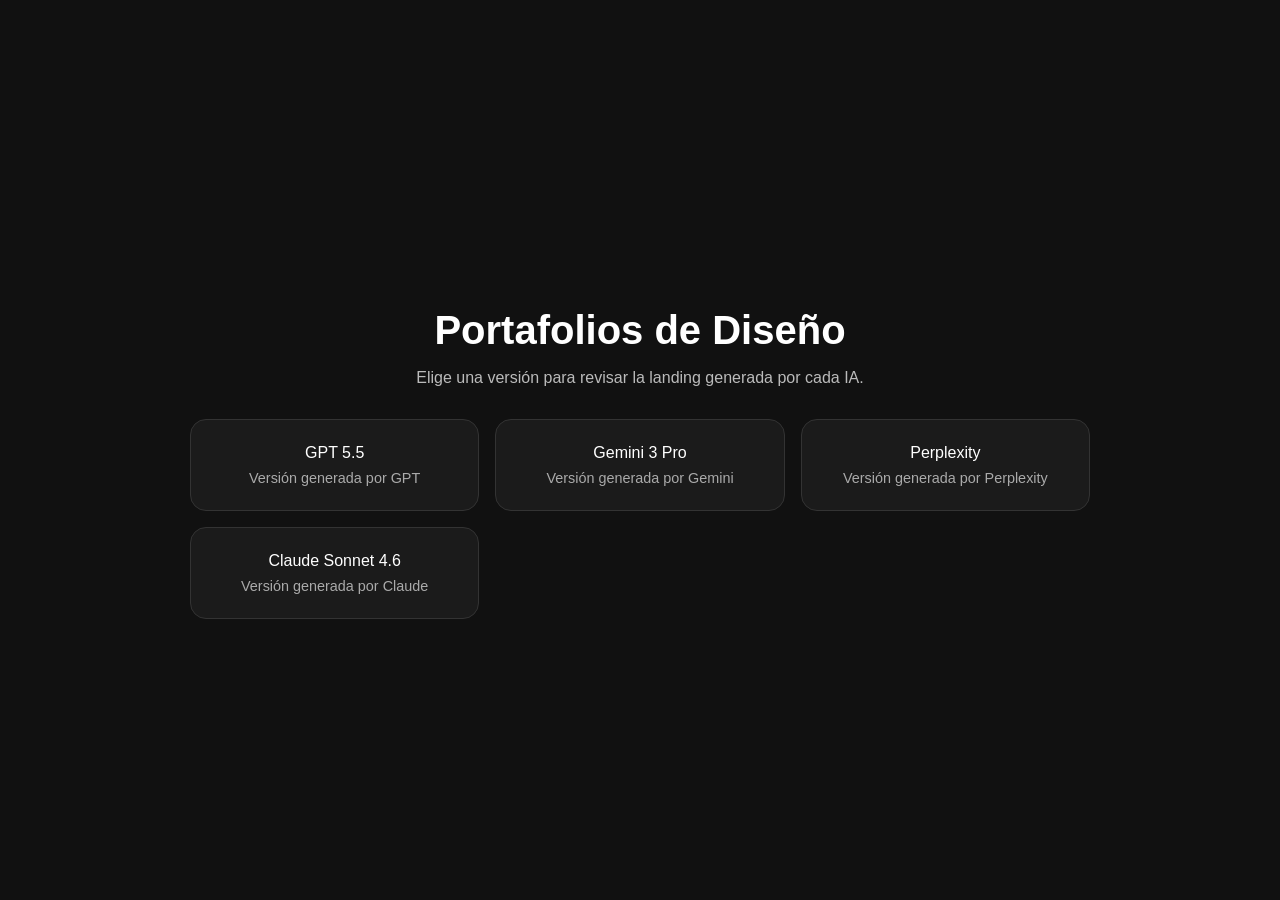
<file: Index.html>
<!DOCTYPE html>
<html lang="es">
<head>
  <meta charset="UTF-8" />
  <meta name="viewport" content="width=device-width, initial-scale=1.0" />
  <title>Comparador de Portafolios</title>
  <style>
    body {
      margin: 0;
      font-family: Arial, sans-serif;
      background: #111;
      color: white;
      min-height: 100vh;
      display: grid;
      place-items: center;
    }

    main {
      width: min(900px, 90%);
      text-align: center;
    }

    h1 {
      font-size: 2.5rem;
      margin-bottom: 0.5rem;
    }

    p {
      color: #bbb;
      margin-bottom: 2rem;
    }

    .grid {
      display: grid;
      grid-template-columns: repeat(auto-fit, minmax(220px, 1fr));
      gap: 1rem;
    }

    a {
      display: block;
      padding: 1.5rem;
      border: 1px solid #333;
      border-radius: 16px;
      color: white;
      text-decoration: none;
      background: #1b1b1b;
      transition: 0.2s;
    }

    a:hover {
      transform: translateY(-4px);
      background: #252525;
      border-color: #777;
    }

    span {
      display: block;
      margin-top: 0.5rem;
      color: #aaa;
      font-size: 0.9rem;
    }
  </style>
</head>
<body>
  <main>
    <h1>Portafolios de Diseño</h1>
    <p>Elige una versión para revisar la landing generada por cada IA.</p>

    <section class="grid">
      <a href="./gpt-55/">
        GPT 5.5
        <span>Versión generada por GPT</span>
      </a>

      <a href="./gemini-3-pro/">
        Gemini 3 Pro
        <span>Versión generada por Gemini</span>
      </a>

      <a href="./perplexity/">
        Perplexity
        <span>Versión generada por Perplexity</span>
      </a>

      <a href="./claude-sonnet-46/">
        Claude Sonnet 4.6
        <span>Versión generada por Claude</span>
      </a>
    </section>
  </main>
</body>
</html>
</file>
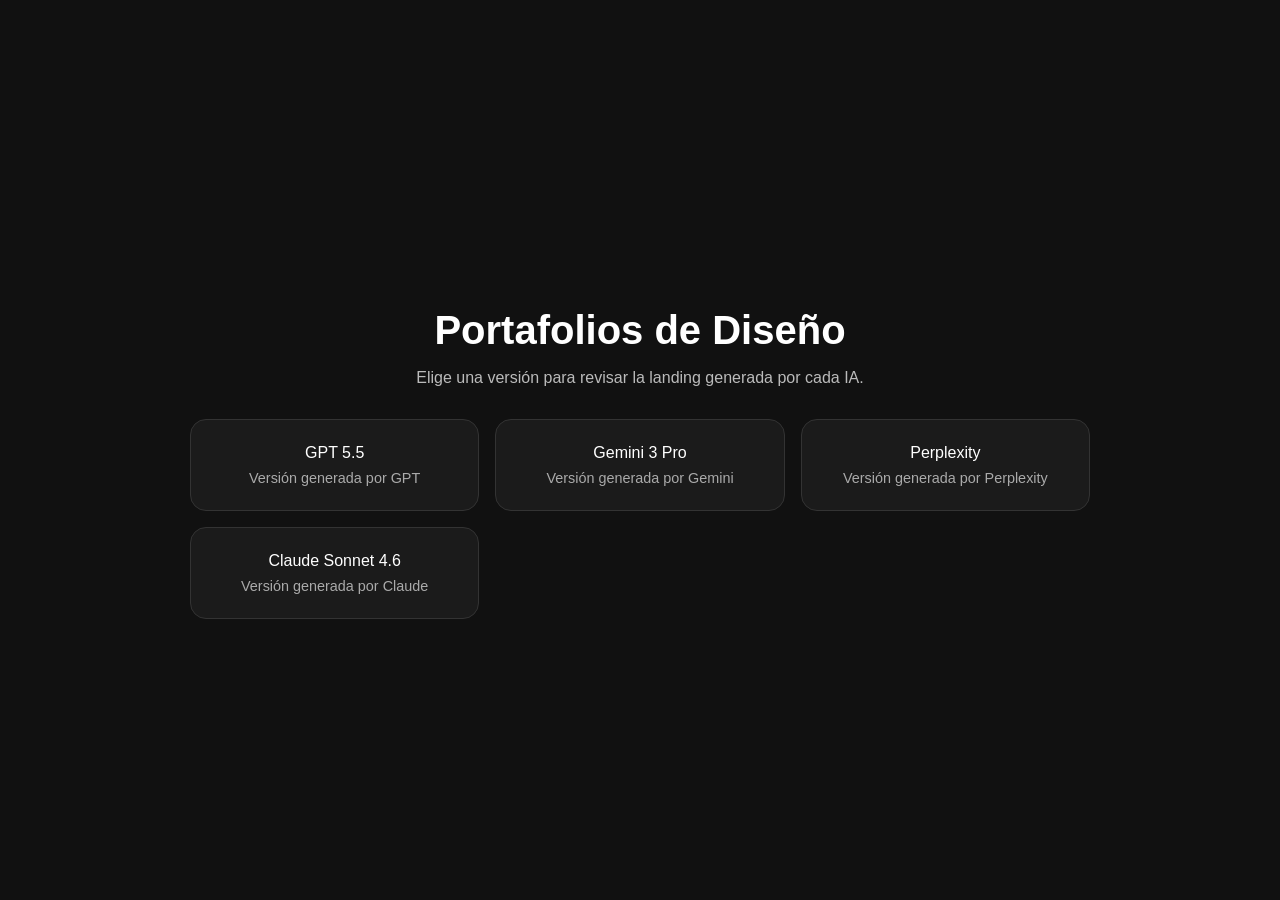
<file: index.html>
<!DOCTYPE html>
<html lang="es">
<head>
  <meta charset="UTF-8" />
  <meta name="viewport" content="width=device-width, initial-scale=1.0" />
  <title>Comparador de Portafolios</title>
  <style>
    body {
      margin: 0;
      font-family: Arial, sans-serif;
      background: #111;
      color: white;
      min-height: 100vh;
      display: grid;
      place-items: center;
    }

    main {
      width: min(900px, 90%);
      text-align: center;
    }

    h1 {
      font-size: 2.5rem;
      margin-bottom: 0.5rem;
    }

    p {
      color: #bbb;
      margin-bottom: 2rem;
    }

    .grid {
      display: grid;
      grid-template-columns: repeat(auto-fit, minmax(220px, 1fr));
      gap: 1rem;
    }

    a {
      display: block;
      padding: 1.5rem;
      border: 1px solid #333;
      border-radius: 16px;
      color: white;
      text-decoration: none;
      background: #1b1b1b;
      transition: 0.2s;
    }

    a:hover {
      transform: translateY(-4px);
      background: #252525;
      border-color: #777;
    }

    span {
      display: block;
      margin-top: 0.5rem;
      color: #aaa;
      font-size: 0.9rem;
    }
  </style>
</head>
<body>
  <main>
    <h1>Portafolios de Diseño</h1>
    <p>Elige una versión para revisar la landing generada por cada IA.</p>

    <section class="grid">
      <a href="./gpt-55/">
        GPT 5.5
        <span>Versión generada por GPT</span>
      </a>

      <a href="./gemini-3-pro/">
        Gemini 3 Pro
        <span>Versión generada por Gemini</span>
      </a>

      <a href="./perplexity/">
        Perplexity
        <span>Versión generada por Perplexity</span>
      </a>

      <a href="./claude-sonnet-46/">
        Claude Sonnet 4.6
        <span>Versión generada por Claude</span>
      </a>
    </section>
  </main>
</body>
</html>
</file>
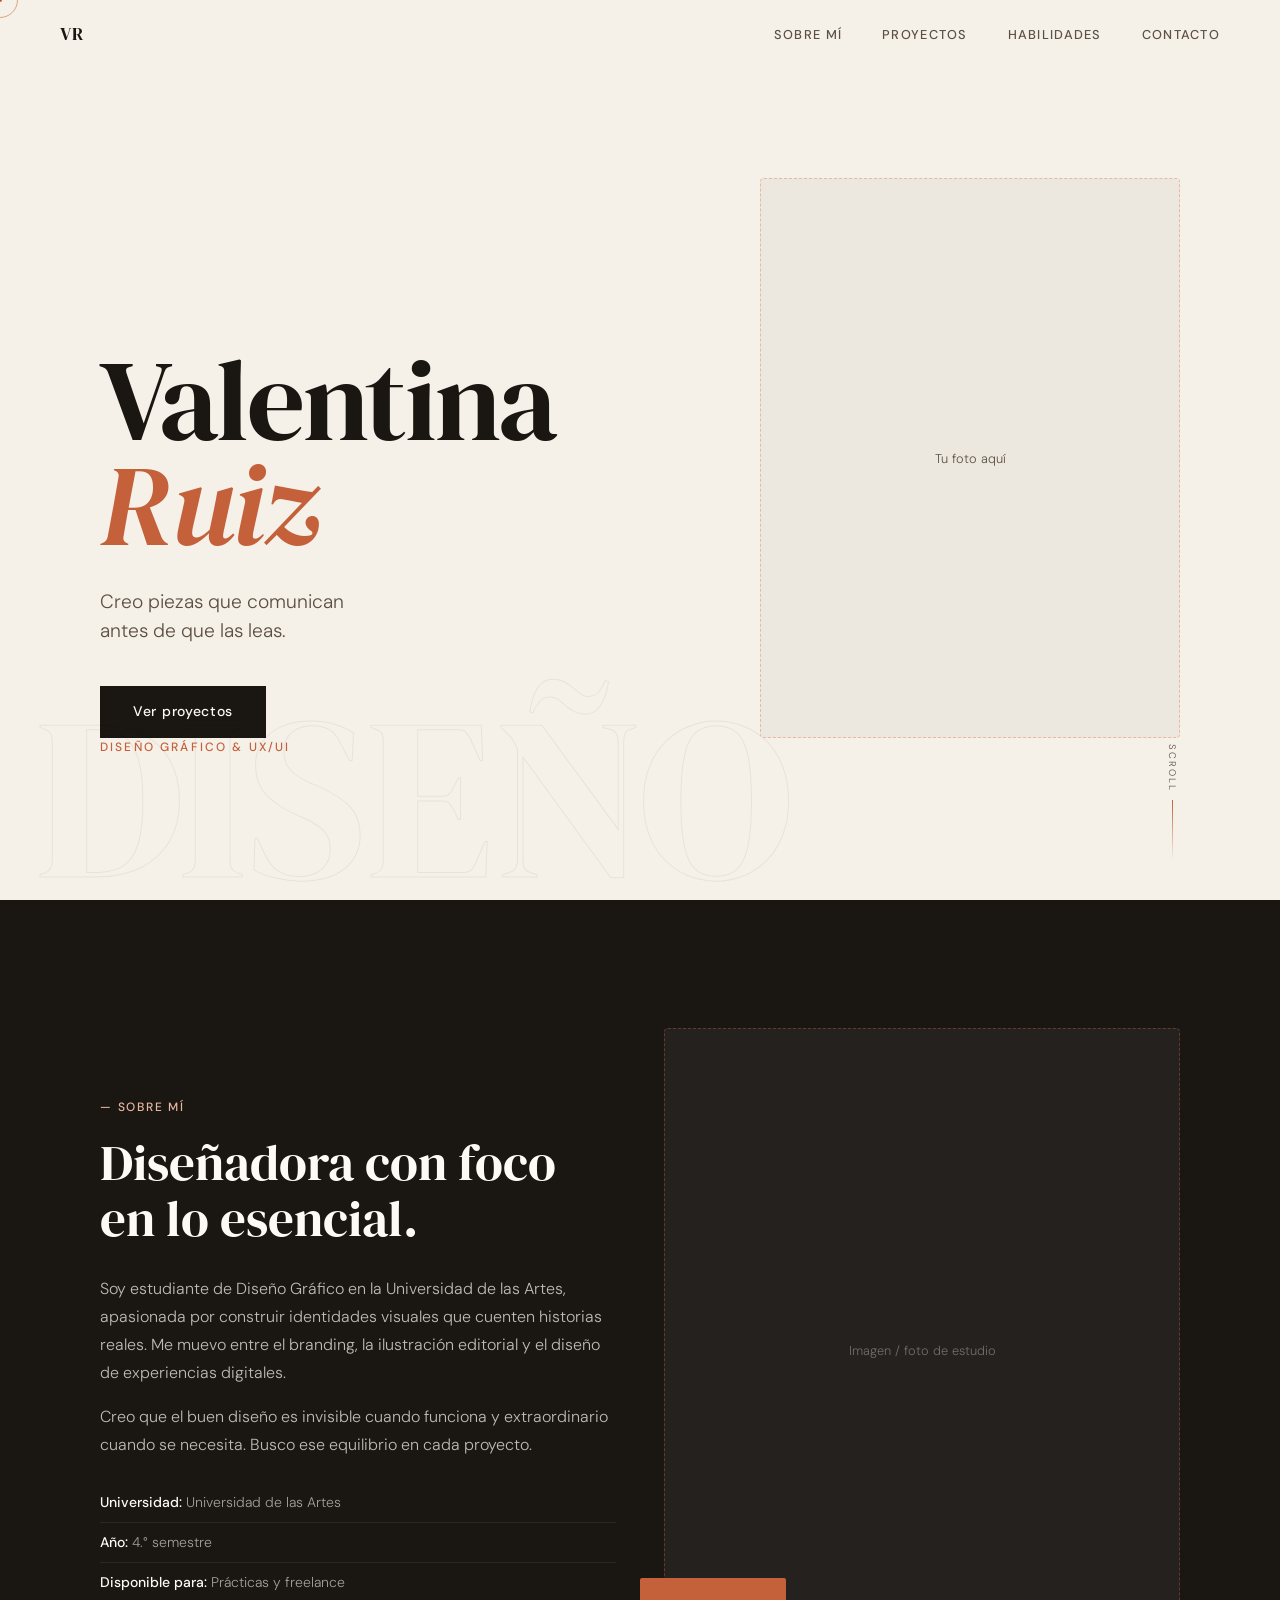
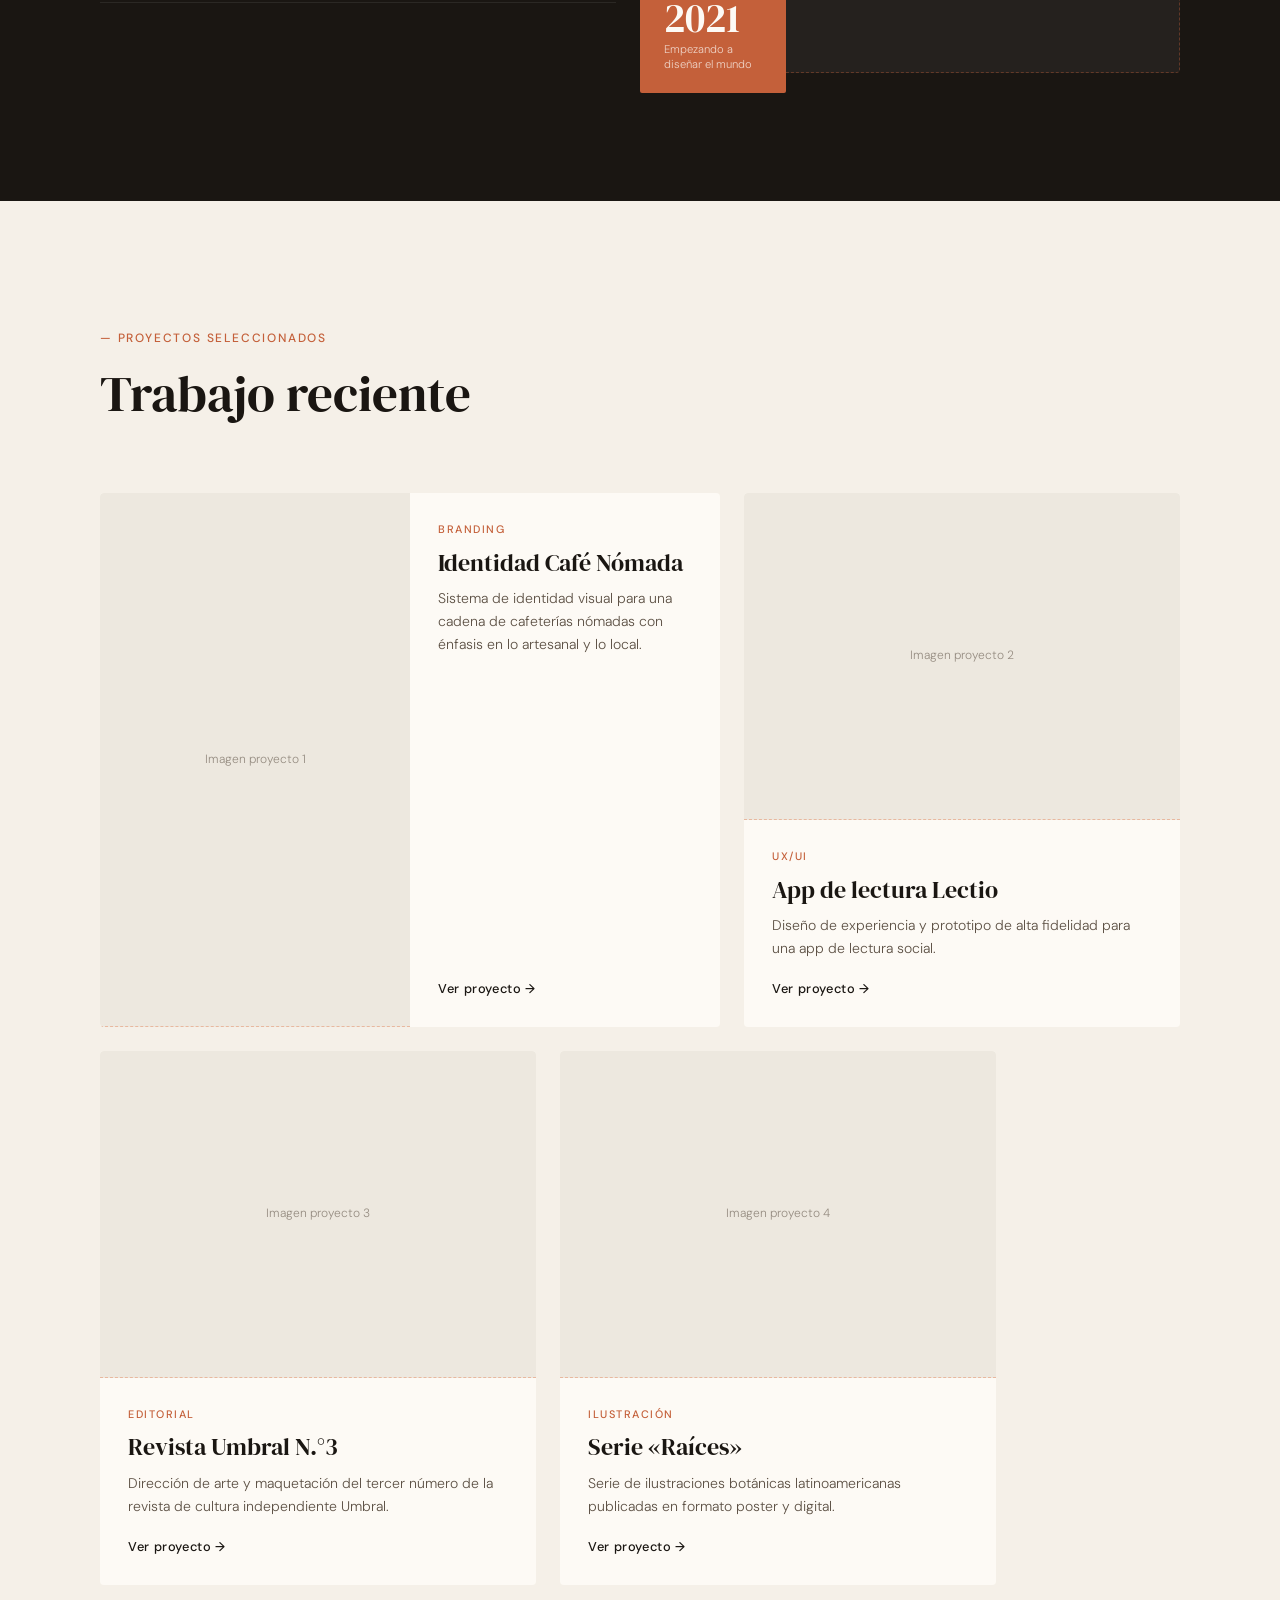
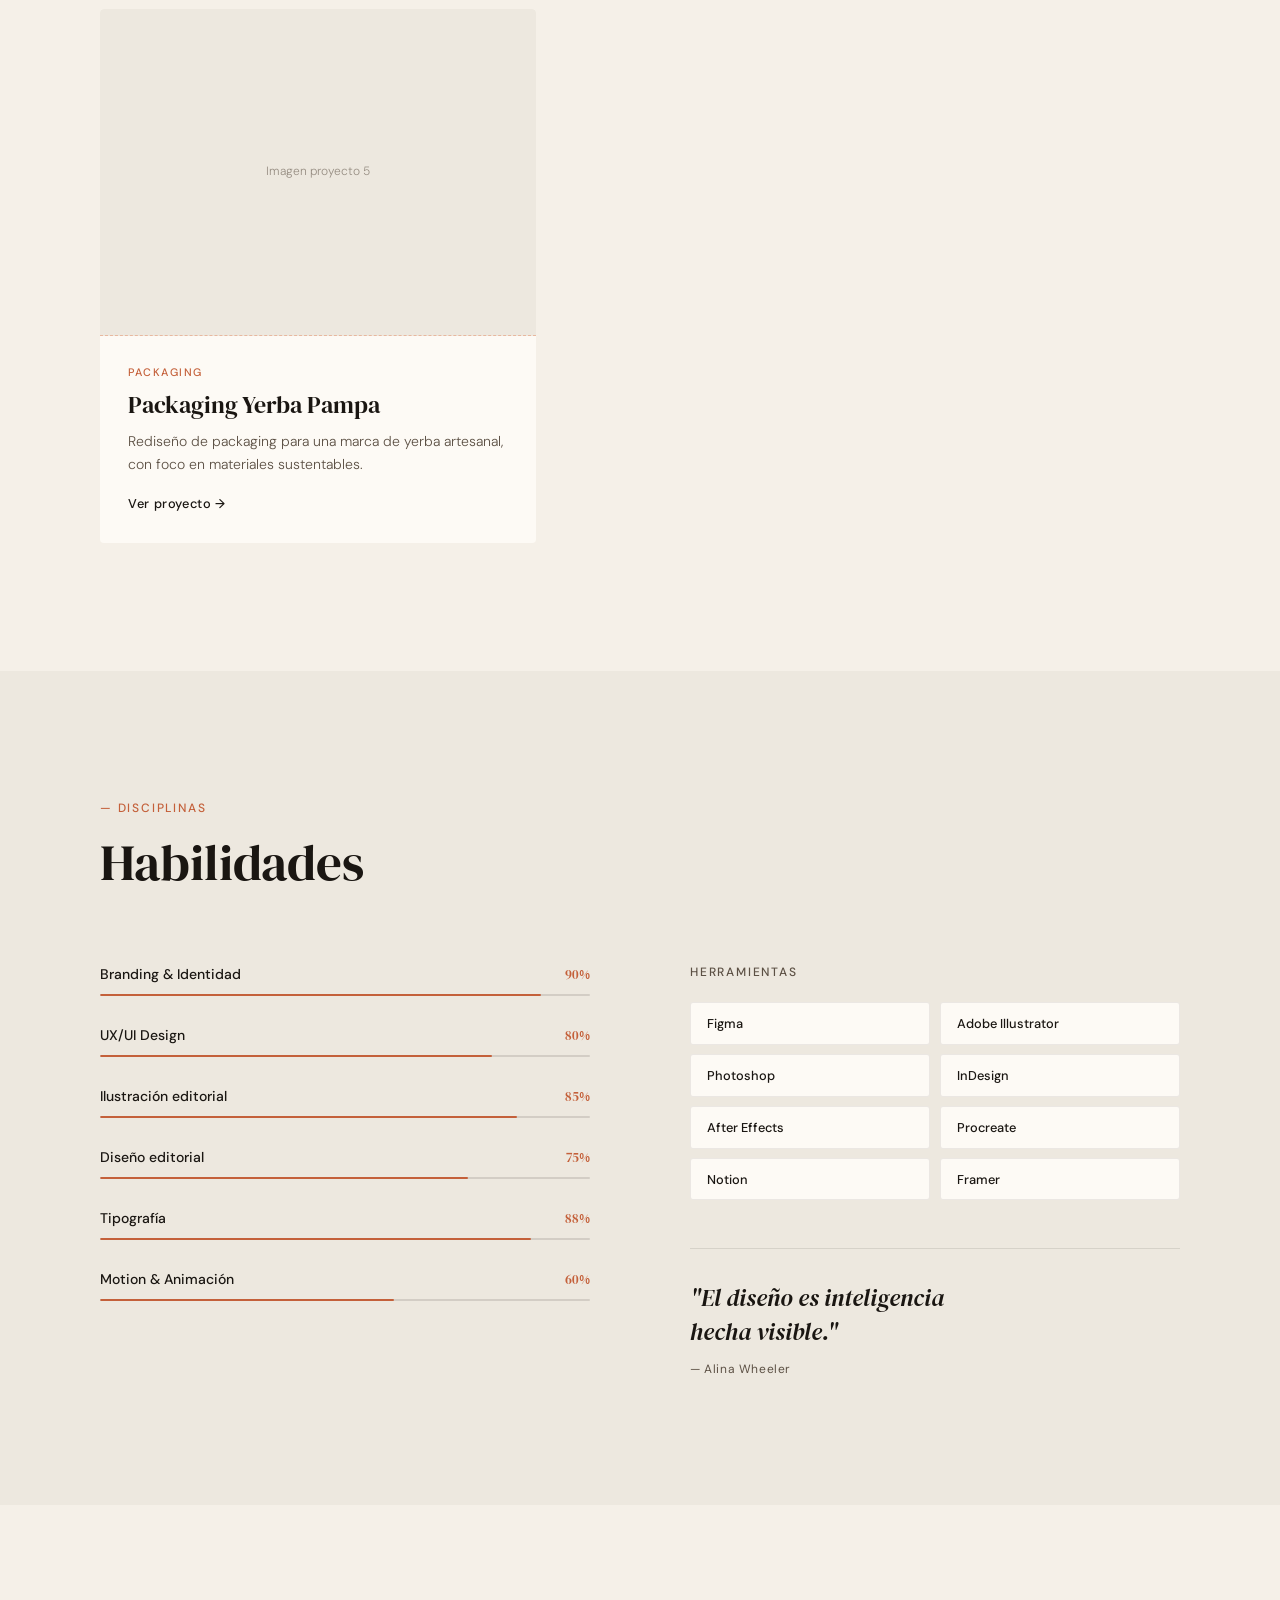
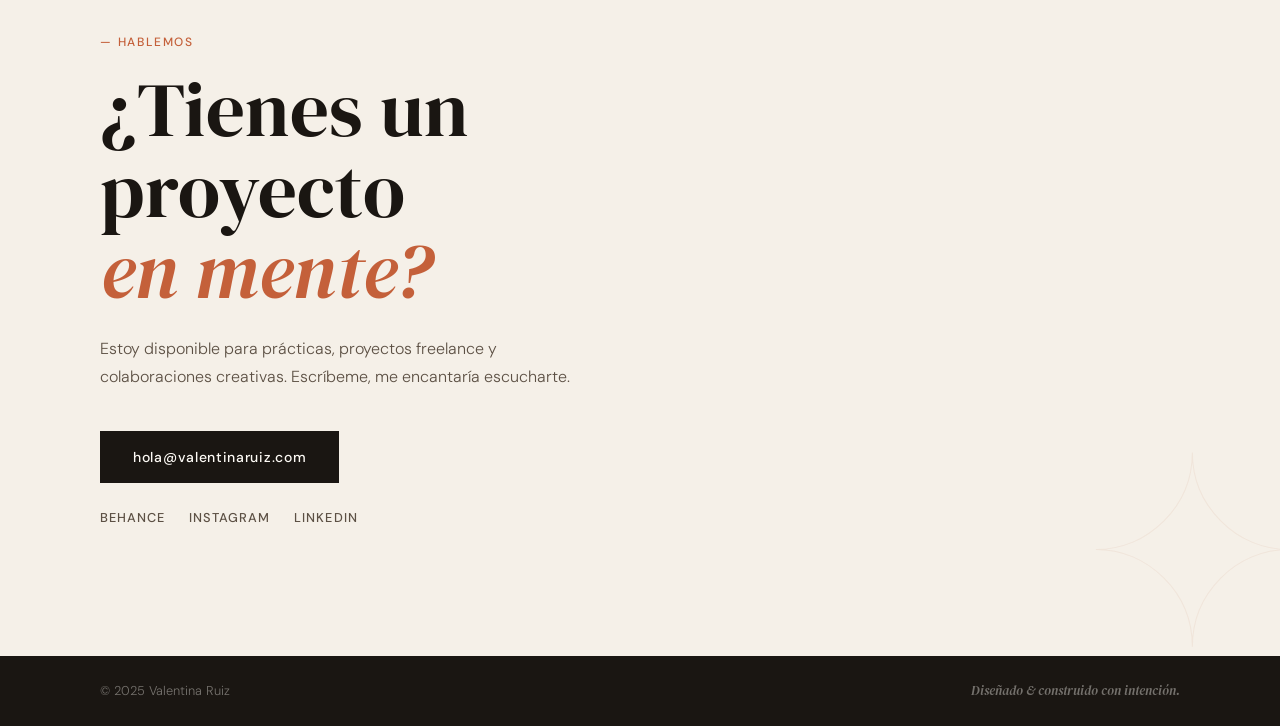
<file: claude-sonnet-46/index.html>
<!DOCTYPE html>
<html lang="es">
<head>
  <meta charset="UTF-8" />
  <meta name="viewport" content="width=device-width, initial-scale=1.0" />

  <!-- ✏️ CAMBIAR: título de la página y descripción meta -->
  <title>Valentina Ruiz — Diseñadora</title>
  <meta name="description" content="Portafolio de Valentina Ruiz, diseñadora gráfica y de experiencias." />

  <!-- Google Fonts: DM Serif Display + DM Sans -->
  <link rel="preconnect" href="https://fonts.googleapis.com" />
  <link rel="preconnect" href="https://fonts.gstatic.com" crossorigin />
  <link href="https://fonts.googleapis.com/css2?family=DM+Serif+Display:ital@0;1&family=DM+Sans:ital,opsz,wght@0,9..40,300;0,9..40,400;0,9..40,500;1,9..40,300&display=swap" rel="stylesheet" />

  <link rel="stylesheet" href="styles.css" />
</head>
<body>

  <!-- ═══════════════════════════════════════════
       NAVEGACIÓN
  ════════════════════════════════════════════ -->
  <nav class="nav" id="nav">
    <div class="nav__logo">
      <!-- ✏️ CAMBIAR: tus iniciales o nombre corto -->
      VR
    </div>
    <button class="nav__toggle" id="navToggle" aria-label="Abrir menú">
      <span></span><span></span>
    </button>
    <ul class="nav__links" id="navLinks">
      <li><a href="#sobre-mi">Sobre mí</a></li>
      <li><a href="#proyectos">Proyectos</a></li>
      <li><a href="#habilidades">Habilidades</a></li>
      <li><a href="#contacto">Contacto</a></li>
    </ul>
  </nav>

  <main>

    <!-- ═══════════════════════════════════════════
         HERO
    ════════════════════════════════════════════ -->
    <section class="hero" id="inicio">
      <div class="hero__eyebrow">
        <!-- ✏️ CAMBIAR: especialidad/rol -->
        Diseño Gráfico &amp; UX/UI
      </div>

      <h1 class="hero__name">
        <!-- ✏️ CAMBIAR: tu nombre completo -->
        Valentina<br /><em>Ruiz</em>
      </h1>

      <p class="hero__tagline">
        <!-- ✏️ CAMBIAR: tu frase personal -->
        Creo piezas que comunican<br />antes de que las leas.
      </p>

      <a href="#proyectos" class="btn btn--primary">Ver proyectos</a>

      <!-- Elemento decorativo tipográfico -->
      <div class="hero__deco" aria-hidden="true">DISEÑO</div>

      <div class="hero__scroll-hint" aria-hidden="true">
        <span>scroll</span>
        <div class="hero__scroll-line"></div>
      </div>

      <!-- ✏️ CAMBIAR: reemplaza este div por una etiqueta <img> con tu foto
           Ejemplo: <img src="assets/foto-perfil.jpg" alt="Valentina Ruiz" class="hero__photo" />
      -->
      <div class="hero__photo hero__photo--placeholder" aria-hidden="true">
        <span>Tu foto aquí</span>
      </div>
    </section>


    <!-- ═══════════════════════════════════════════
         SOBRE MÍ
    ════════════════════════════════════════════ -->
    <section class="about" id="sobre-mi">
      <div class="about__inner container">

        <div class="about__text reveal">
          <p class="section-label">— Sobre mí</p>
          <h2 class="about__heading">
            <!-- ✏️ CAMBIAR: titular de presentación -->
            Diseñadora con foco<br />en lo esencial.
          </h2>
          <p class="about__body">
            <!-- ✏️ CAMBIAR: tu bio personal (3-5 oraciones) -->
            Soy estudiante de Diseño Gráfico en la Universidad de las Artes,
            apasionada por construir identidades visuales que cuenten historias
            reales. Me muevo entre el branding, la ilustración editorial y el
            diseño de experiencias digitales.
          </p>
          <p class="about__body">
            <!-- ✏️ CAMBIAR: segundo párrafo bio -->
            Creo que el buen diseño es invisible cuando funciona y
            extraordinario cuando se necesita. Busco ese equilibrio
            en cada proyecto.
          </p>

          <ul class="about__facts">
            <!-- ✏️ CAMBIAR: datos rápidos -->
            <li><strong>Universidad:</strong> Universidad de las Artes</li>
            <li><strong>Año:</strong> 4.° semestre</li>
            <li><strong>Disponible para:</strong> Prácticas y freelance</li>
          </ul>
        </div>

        <div class="about__visual reveal reveal--right">
          <!-- ✏️ CAMBIAR: reemplaza este div por una imagen tuya o de trabajo
               Ejemplo: <img src="assets/sobre-mi.jpg" alt="Valentina en su estudio" />
          -->
          <div class="about__img-placeholder">
            <span>Imagen / foto de estudio</span>
          </div>
          <div class="about__accent-box">
            <!-- ✏️ CAMBIAR: año de inicio o dato memorable -->
            <span class="accent-number">2021</span>
            <span class="accent-label">Empezando a diseñar el mundo</span>
          </div>
        </div>

      </div>
    </section>


    <!-- ═══════════════════════════════════════════
         PROYECTOS
    ════════════════════════════════════════════ -->
    <section class="projects" id="proyectos">
      <div class="container">
        <div class="section-header reveal">
          <p class="section-label">— Proyectos seleccionados</p>
          <h2 class="section-title">Trabajo reciente</h2>
        </div>

        <div class="projects__grid">

          <!-- ── TARJETA 1 ── -->
          <article class="card card--featured reveal">
            <!-- ✏️ CAMBIAR: imagen del proyecto
                 Ejemplo: <img src="assets/proyecto-1.jpg" alt="Identidad Café Nómada" class="card__img" />
            -->
            <div class="card__img card__img--placeholder">
              <span>Imagen proyecto 1</span>
            </div>
            <div class="card__body">
              <span class="card__tag">
                <!-- ✏️ CAMBIAR: categoría -->
                Branding
              </span>
              <h3 class="card__title">
                <!-- ✏️ CAMBIAR: nombre del proyecto -->
                Identidad Café Nómada
              </h3>
              <p class="card__desc">
                <!-- ✏️ CAMBIAR: descripción breve -->
                Sistema de identidad visual para una cadena de cafeterías
                nómadas con énfasis en lo artesanal y lo local.
              </p>
              <!-- ✏️ CAMBIAR: link al proyecto (Behance, PDF, etc.) -->
              <a href="#" class="card__link" target="_blank" rel="noopener">Ver proyecto →</a>
            </div>
          </article>

          <!-- ── TARJETA 2 ── -->
          <article class="card reveal">
            <div class="card__img card__img--placeholder">
              <span>Imagen proyecto 2</span>
            </div>
            <div class="card__body">
              <span class="card__tag">UX/UI</span>
              <h3 class="card__title">
                <!-- ✏️ CAMBIAR -->
                App de lectura Lectio
              </h3>
              <p class="card__desc">
                <!-- ✏️ CAMBIAR -->
                Diseño de experiencia y prototipo de alta fidelidad para
                una app de lectura social.
              </p>
              <a href="#" class="card__link" target="_blank" rel="noopener">Ver proyecto →</a>
            </div>
          </article>

          <!-- ── TARJETA 3 ── -->
          <article class="card reveal">
            <div class="card__img card__img--placeholder">
              <span>Imagen proyecto 3</span>
            </div>
            <div class="card__body">
              <span class="card__tag">Editorial</span>
              <h3 class="card__title">
                <!-- ✏️ CAMBIAR -->
                Revista Umbral N.°3
              </h3>
              <p class="card__desc">
                <!-- ✏️ CAMBIAR -->
                Dirección de arte y maquetación del tercer número de la
                revista de cultura independiente Umbral.
              </p>
              <a href="#" class="card__link" target="_blank" rel="noopener">Ver proyecto →</a>
            </div>
          </article>

          <!-- ── TARJETA 4 ── -->
          <article class="card reveal">
            <div class="card__img card__img--placeholder">
              <span>Imagen proyecto 4</span>
            </div>
            <div class="card__body">
              <span class="card__tag">Ilustración</span>
              <h3 class="card__title">
                <!-- ✏️ CAMBIAR -->
                Serie «Raíces»
              </h3>
              <p class="card__desc">
                <!-- ✏️ CAMBIAR -->
                Serie de ilustraciones botánicas latinoamericanas publicadas
                en formato poster y digital.
              </p>
              <a href="#" class="card__link" target="_blank" rel="noopener">Ver proyecto →</a>
            </div>
          </article>

          <!-- ── TARJETA 5 ── -->
          <article class="card reveal">
            <div class="card__img card__img--placeholder">
              <span>Imagen proyecto 5</span>
            </div>
            <div class="card__body">
              <span class="card__tag">Packaging</span>
              <h3 class="card__title">
                <!-- ✏️ CAMBIAR -->
                Packaging Yerba Pampa
              </h3>
              <p class="card__desc">
                <!-- ✏️ CAMBIAR -->
                Rediseño de packaging para una marca de yerba artesanal,
                con foco en materiales sustentables.
              </p>
              <a href="#" class="card__link" target="_blank" rel="noopener">Ver proyecto →</a>
            </div>
          </article>

        </div><!-- /projects__grid -->
      </div>
    </section>


    <!-- ═══════════════════════════════════════════
         HABILIDADES
    ════════════════════════════════════════════ -->
    <section class="skills" id="habilidades">
      <div class="container">
        <div class="section-header reveal">
          <p class="section-label">— Disciplinas</p>
          <h2 class="section-title">Habilidades</h2>
        </div>

        <div class="skills__layout">

          <div class="skills__list reveal">
            <!-- ✏️ CAMBIAR: ajusta porcentajes y nombres de habilidades -->
            <div class="skill-item">
              <div class="skill-item__header">
                <span class="skill-item__name">Branding &amp; Identidad</span>
                <span class="skill-item__pct">90%</span>
              </div>
              <div class="skill-item__bar"><div class="skill-item__fill" data-pct="90"></div></div>
            </div>

            <div class="skill-item">
              <div class="skill-item__header">
                <span class="skill-item__name">UX/UI Design</span>
                <span class="skill-item__pct">80%</span>
              </div>
              <div class="skill-item__bar"><div class="skill-item__fill" data-pct="80"></div></div>
            </div>

            <div class="skill-item">
              <div class="skill-item__header">
                <span class="skill-item__name">Ilustración editorial</span>
                <span class="skill-item__pct">85%</span>
              </div>
              <div class="skill-item__bar"><div class="skill-item__fill" data-pct="85"></div></div>
            </div>

            <div class="skill-item">
              <div class="skill-item__header">
                <span class="skill-item__name">Diseño editorial</span>
                <span class="skill-item__pct">75%</span>
              </div>
              <div class="skill-item__bar"><div class="skill-item__fill" data-pct="75"></div></div>
            </div>

            <div class="skill-item">
              <div class="skill-item__header">
                <span class="skill-item__name">Tipografía</span>
                <span class="skill-item__pct">88%</span>
              </div>
              <div class="skill-item__bar"><div class="skill-item__fill" data-pct="88"></div></div>
            </div>

            <div class="skill-item">
              <div class="skill-item__header">
                <span class="skill-item__name">Motion &amp; Animación</span>
                <span class="skill-item__pct">60%</span>
              </div>
              <div class="skill-item__bar"><div class="skill-item__fill" data-pct="60"></div></div>
            </div>
          </div><!-- /skills__list -->

          <div class="skills__tools reveal reveal--right">
            <p class="skills__tools-title">Herramientas</p>
            <ul class="tools-grid">
              <!-- ✏️ CAMBIAR: agrega o quita las herramientas que uses -->
              <li>Figma</li>
              <li>Adobe Illustrator</li>
              <li>Photoshop</li>
              <li>InDesign</li>
              <li>After Effects</li>
              <li>Procreate</li>
              <li>Notion</li>
              <li>Framer</li>
            </ul>

            <div class="skills__quote">
              <!-- ✏️ CAMBIAR: frase tuya o que te inspire -->
              "El diseño es inteligencia<br />hecha visible."
              <cite>— Alina Wheeler</cite>
            </div>
          </div>

        </div><!-- /skills__layout -->
      </div>
    </section>


    <!-- ═══════════════════════════════════════════
         CONTACTO
    ════════════════════════════════════════════ -->
    <section class="contact" id="contacto">
      <div class="container">
        <div class="contact__inner reveal">
          <p class="section-label">— Hablemos</p>
          <h2 class="contact__heading">
            <!-- ✏️ CAMBIAR: CTA de contacto -->
            ¿Tienes un proyecto<br /><em>en mente?</em>
          </h2>
          <p class="contact__sub">
            <!-- ✏️ CAMBIAR: texto de invitación -->
            Estoy disponible para prácticas, proyectos freelance y
            colaboraciones creativas. Escríbeme, me encantaría escucharte.
          </p>

          <div class="contact__links">
            <!-- ✏️ CAMBIAR: tu correo real -->
            <a href="mailto:hola@valentinaruiz.com" class="btn btn--primary">
              hola@valentinaruiz.com
            </a>

            <div class="contact__socials">
              <!-- ✏️ CAMBIAR: tus links reales de redes sociales -->
              <a href="https://behance.net/" target="_blank" rel="noopener" aria-label="Behance">Behance</a>
              <a href="https://instagram.com/" target="_blank" rel="noopener" aria-label="Instagram">Instagram</a>
              <a href="https://linkedin.com/" target="_blank" rel="noopener" aria-label="LinkedIn">LinkedIn</a>
            </div>
          </div>
        </div>

        <div class="contact__deco" aria-hidden="true">✦</div>
      </div>
    </section>

  </main>


  <!-- ═══════════════════════════════════════════
       FOOTER
  ════════════════════════════════════════════ -->
  <footer class="footer">
    <div class="container footer__inner">
      <span>
        <!-- ✏️ CAMBIAR: tu nombre -->
        © 2025 Valentina Ruiz
      </span>
      <span class="footer__craft">Diseñado &amp; construido con intención.</span>
    </div>
  </footer>

  <script src="script.js"></script>
</body>
</html>
</file>
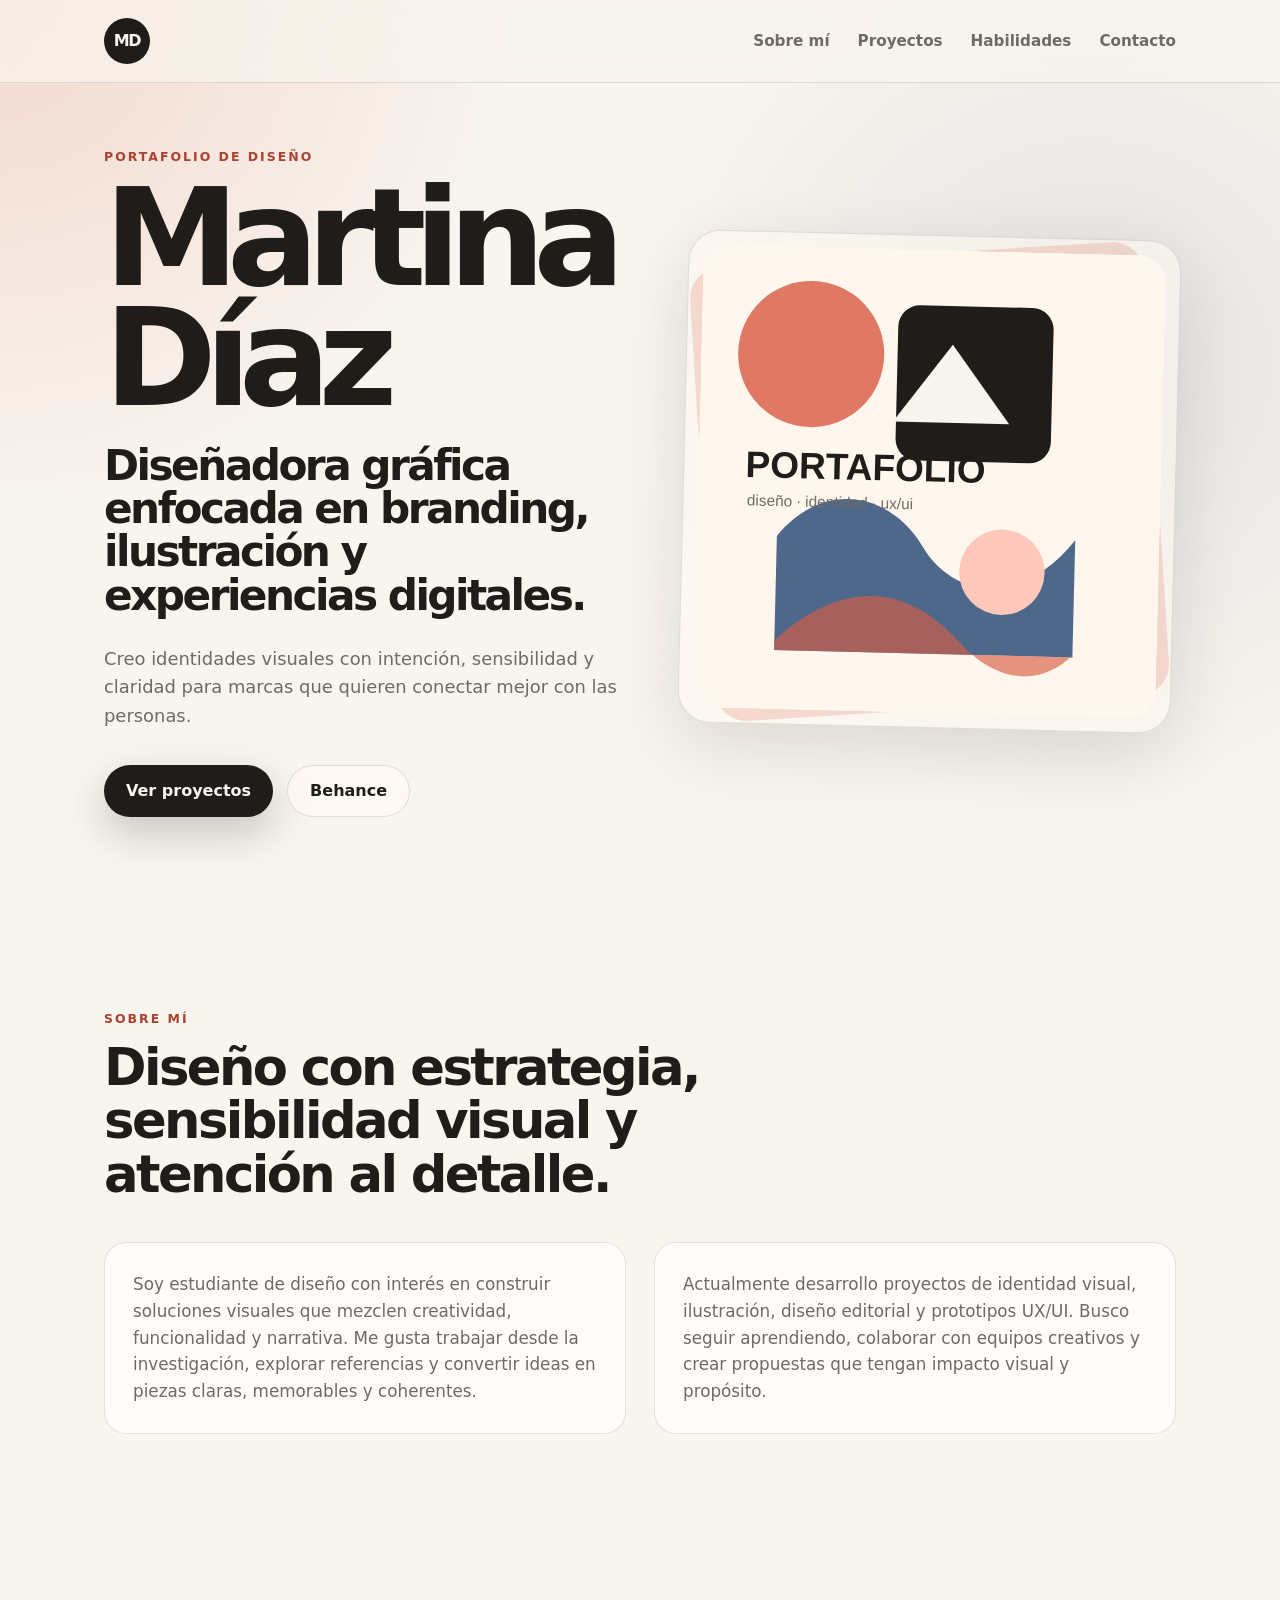
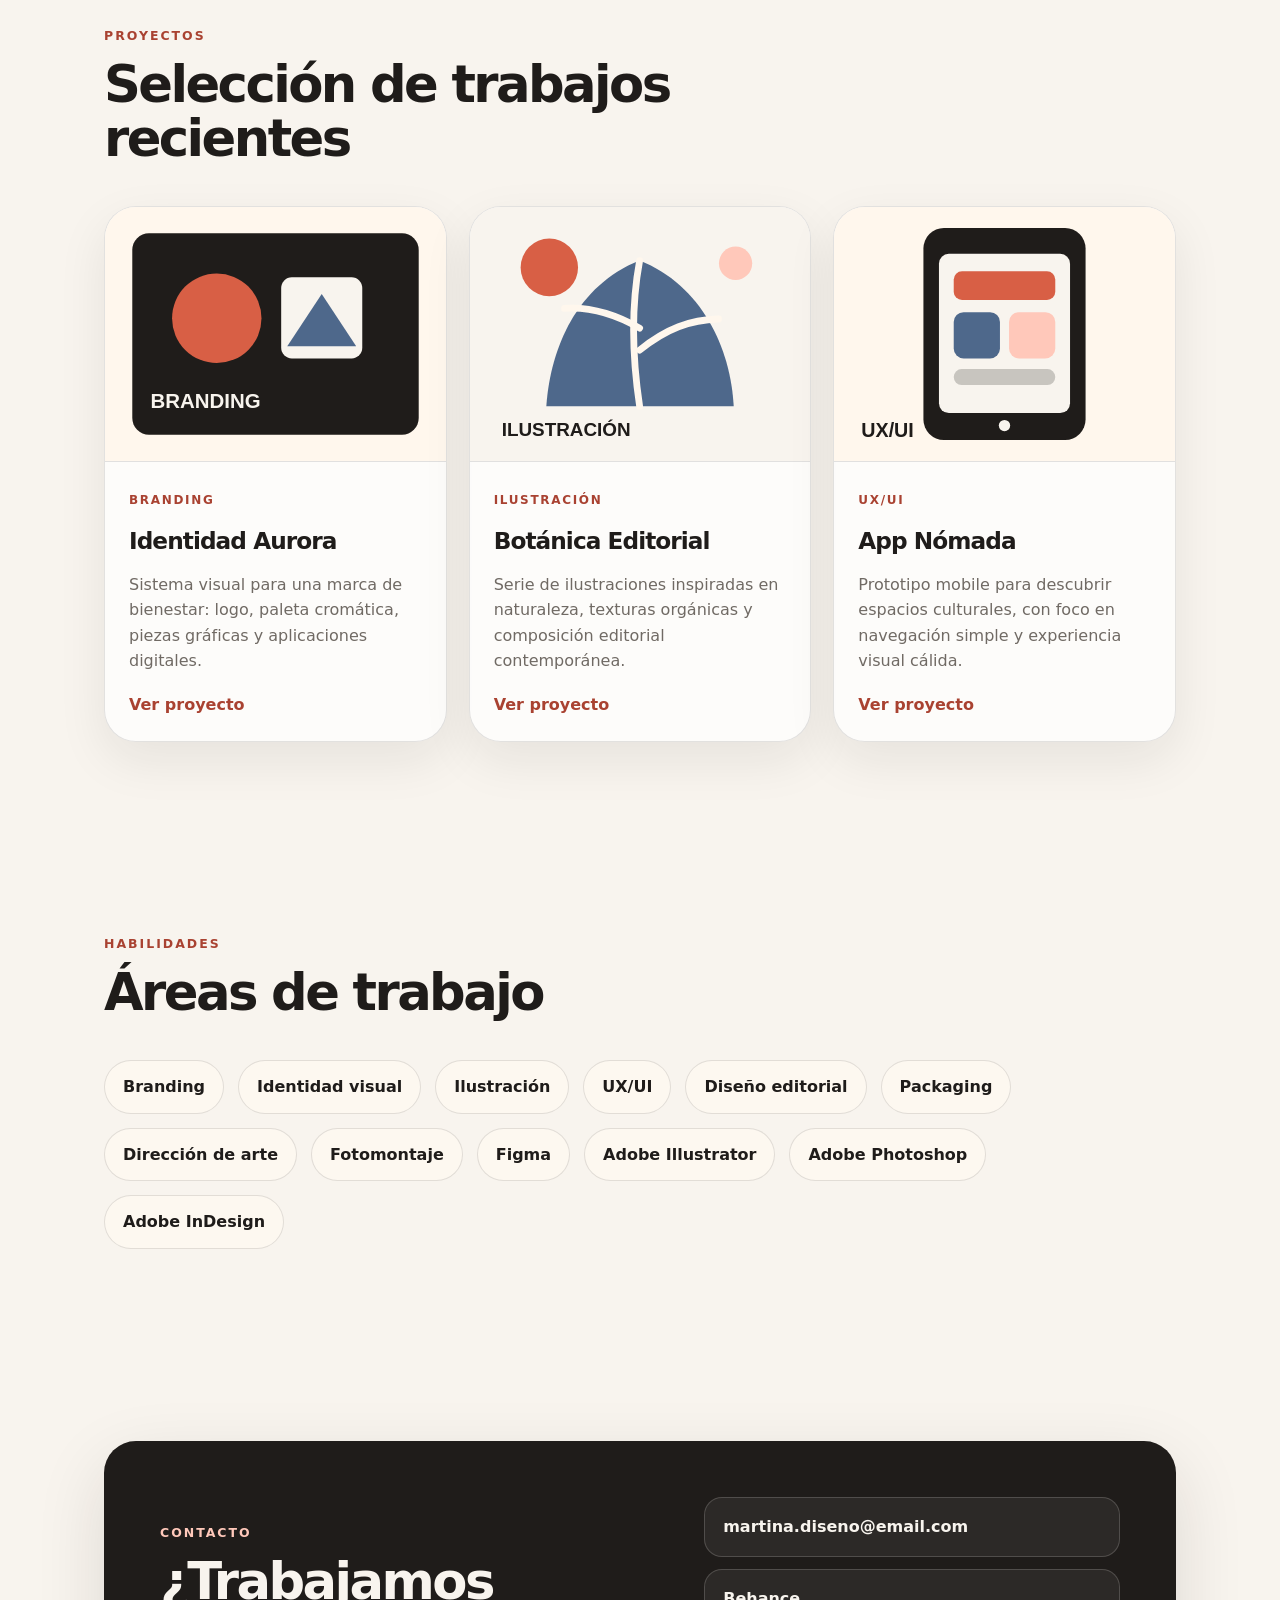
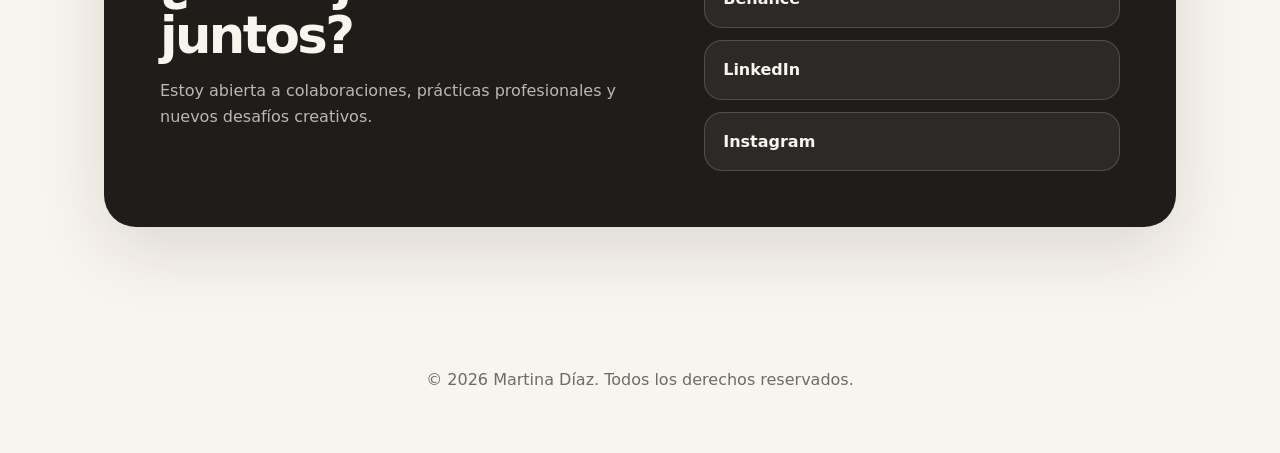
<file: gpt-55/index.html>
<!DOCTYPE html>
<html lang="es">
<head>
  <meta charset="UTF-8" />
  <meta name="viewport" content="width=device-width, initial-scale=1.0" />

  <!-- CAMBIAR: título que aparecerá en la pestaña del navegador -->
  <title>Portafolio | Martina Diseño</title>

  <!-- CAMBIAR: breve descripción para buscadores y vista previa al compartir -->
  <meta name="description" content="Portafolio de diseño gráfico, branding, ilustración y UX/UI." />

  <link rel="stylesheet" href="styles.css" />
</head>
<body>
  <header class="site-header">
    <nav class="navbar">
      <!-- CAMBIAR: iniciales o logo personal -->
      <a href="#inicio" class="brand" aria-label="Ir al inicio">MD</a>

      <button class="menu-toggle" aria-label="Abrir menú" aria-expanded="false">
        <span></span>
        <span></span>
      </button>

      <ul class="nav-links">
        <li><a href="#sobre-mi">Sobre mí</a></li>
        <li><a href="#proyectos">Proyectos</a></li>
        <li><a href="#habilidades">Habilidades</a></li>
        <li><a href="#contacto">Contacto</a></li>
      </ul>
    </nav>
  </header>

  <main>
    <!-- HERO PRINCIPAL -->
    <section id="inicio" class="hero section">
      <div class="hero-content">
        <p class="eyebrow">Portafolio de diseño</p>

        <!-- CAMBIAR: nombre de la estudiante -->
        <h1>Martina Díaz</h1>

        <!-- CAMBIAR: especialidad principal -->
        <h2>Diseñadora gráfica enfocada en branding, ilustración y experiencias digitales.</h2>

        <!-- CAMBIAR: frase breve de presentación -->
        <p class="hero-text">
          Creo identidades visuales con intención, sensibilidad y claridad para marcas que quieren conectar mejor con las personas.
        </p>

        <div class="hero-actions">
          <a href="#proyectos" class="btn btn-primary">Ver proyectos</a>

          <!-- CAMBIAR: link a CV, Behance, Drive o PDF -->
          <a href="https://www.behance.net/" target="_blank" rel="noopener" class="btn btn-secondary">Behance</a>
        </div>
      </div>

      <div class="hero-visual" aria-label="Imagen decorativa del portafolio">
        <!-- CAMBIAR: reemplazar assets/hero-placeholder.svg por una foto, collage o mockup personal -->
        <img src="assets/hero-placeholder.svg" alt="Collage visual de trabajos de diseño" />
      </div>
    </section>

    <!-- SOBRE MÍ -->
    <section id="sobre-mi" class="section about">
      <div class="section-heading">
        <p class="eyebrow">Sobre mí</p>
        <h2>Diseño con estrategia, sensibilidad visual y atención al detalle.</h2>
      </div>

      <div class="about-grid">
        <p>
          <!-- CAMBIAR: texto biográfico real -->
          Soy estudiante de diseño con interés en construir soluciones visuales que mezclen creatividad, funcionalidad y narrativa. Me gusta trabajar desde la investigación, explorar referencias y convertir ideas en piezas claras, memorables y coherentes.
        </p>

        <p>
          <!-- CAMBIAR: intereses, enfoque o personalidad profesional -->
          Actualmente desarrollo proyectos de identidad visual, ilustración, diseño editorial y prototipos UX/UI. Busco seguir aprendiendo, colaborar con equipos creativos y crear propuestas que tengan impacto visual y propósito.
        </p>
      </div>
    </section>

    <!-- PROYECTOS -->
    <section id="proyectos" class="section projects">
      <div class="section-heading">
        <p class="eyebrow">Proyectos</p>
        <h2>Selección de trabajos recientes</h2>
      </div>

      <div class="project-grid">
        <article class="project-card">
          <!-- CAMBIAR: imagen del proyecto -->
          <img src="assets/project-branding.svg" alt="Proyecto de identidad visual Aurora" />

          <div class="project-info">
            <!-- CAMBIAR: categoría, nombre y descripción -->
            <span>Branding</span>
            <h3>Identidad Aurora</h3>
            <p>Sistema visual para una marca de bienestar: logo, paleta cromática, piezas gráficas y aplicaciones digitales.</p>

            <!-- CAMBIAR: link al proyecto, Behance, Drive o página individual -->
            <a href="#" aria-label="Ver proyecto Identidad Aurora">Ver proyecto</a>
          </div>
        </article>

        <article class="project-card">
          <!-- CAMBIAR: imagen del proyecto -->
          <img src="assets/project-illustration.svg" alt="Proyecto de ilustración editorial Botánica" />

          <div class="project-info">
            <span>Ilustración</span>
            <h3>Botánica Editorial</h3>
            <p>Serie de ilustraciones inspiradas en naturaleza, texturas orgánicas y composición editorial contemporánea.</p>

            <!-- CAMBIAR: link al proyecto -->
            <a href="#" aria-label="Ver proyecto Botánica Editorial">Ver proyecto</a>
          </div>
        </article>

        <article class="project-card">
          <!-- CAMBIAR: imagen del proyecto -->
          <img src="assets/project-ui.svg" alt="Proyecto UX UI aplicación Nómada" />

          <div class="project-info">
            <span>UX/UI</span>
            <h3>App Nómada</h3>
            <p>Prototipo mobile para descubrir espacios culturales, con foco en navegación simple y experiencia visual cálida.</p>

            <!-- CAMBIAR: link al proyecto -->
            <a href="#" aria-label="Ver proyecto App Nómada">Ver proyecto</a>
          </div>
        </article>
      </div>
    </section>

    <!-- HABILIDADES -->
    <section id="habilidades" class="section skills">
      <div class="section-heading">
        <p class="eyebrow">Habilidades</p>
        <h2>Áreas de trabajo</h2>
      </div>

      <div class="skills-list">
        <!-- CAMBIAR: agregar, quitar o editar habilidades según corresponda -->
        <span>Branding</span>
        <span>Identidad visual</span>
        <span>Ilustración</span>
        <span>UX/UI</span>
        <span>Diseño editorial</span>
        <span>Packaging</span>
        <span>Dirección de arte</span>
        <span>Fotomontaje</span>
        <span>Figma</span>
        <span>Adobe Illustrator</span>
        <span>Adobe Photoshop</span>
        <span>Adobe InDesign</span>
      </div>
    </section>

    <!-- CONTACTO -->
    <section id="contacto" class="section contact">
      <div class="contact-card">
        <div>
          <p class="eyebrow">Contacto</p>
          <h2>¿Trabajamos juntos?</h2>

          <!-- CAMBIAR: mensaje de contacto -->
          <p>
            Estoy abierta a colaboraciones, prácticas profesionales y nuevos desafíos creativos.
          </p>
        </div>

        <div class="contact-links">
          <!-- CAMBIAR: correo real -->
          <a href="mailto:martina.diseno@email.com">martina.diseno@email.com</a>

          <!-- CAMBIAR: links reales -->
          <a href="https://www.behance.net/" target="_blank" rel="noopener">Behance</a>
          <a href="https://www.linkedin.com/" target="_blank" rel="noopener">LinkedIn</a>
          <a href="https://www.instagram.com/" target="_blank" rel="noopener">Instagram</a>
        </div>
      </div>
    </section>
  </main>

  <footer class="site-footer">
    <!-- CAMBIAR: nombre y año si quieres -->
    <p>© <span id="currentYear"></span> Martina Díaz. Todos los derechos reservados.</p>
  </footer>

  <script src="script.js"></script>
</body>
</html>
</file>
<file: claude-sonnet-46/styles.css>
/* ═══════════════════════════════════════════════════════════════
   PORTAFOLIO — styles.css
   Estética: Editorial refinada · Crema + Negro + Terracota
   ✏️ Las variables en :root son el punto central para cambiar colores
   ════════════════════════════════════════════════════════════════ */

/* ── RESET & BASE ─────────────────────────────────────────────── */
*, *::before, *::after { box-sizing: border-box; margin: 0; padding: 0; }

:root {
  /* ✏️ CAMBIAR: paleta de colores principal */
  --clr-bg:        #F5F0E8;   /* crema cálido */
  --clr-surface:   #EDE8DF;   /* crema más oscuro */
  --clr-ink:       #1A1612;   /* negro cálido */
  --clr-ink-soft:  #5C5044;   /* texto secundario */
  --clr-accent:    #C4603A;   /* terracota */
  --clr-accent-lt: #E8B89F;   /* terracota claro */
  --clr-white:     #FDFAF5;

  /* Tipografía */
  --font-display: 'DM Serif Display', Georgia, serif;
  --font-body:    'DM Sans', system-ui, sans-serif;

  /* Espaciado */
  --section-py: clamp(80px, 10vw, 140px);
  --container:  1200px;
  --gap:        clamp(24px, 4vw, 48px);

  /* Transiciones */
  --ease: cubic-bezier(0.25, 0.46, 0.45, 0.94);
  --dur:  0.6s;
}

html { scroll-behavior: smooth; font-size: 16px; }

body {
  background-color: var(--clr-bg);
  color: var(--clr-ink);
  font-family: var(--font-body);
  font-weight: 300;
  line-height: 1.65;
  overflow-x: hidden;
  cursor: default;
}

img { display: block; max-width: 100%; object-fit: cover; }
a { color: inherit; text-decoration: none; }
ul { list-style: none; }


/* ── UTILIDADES ──────────────────────────────────────────────── */
.container {
  max-width: var(--container);
  margin-inline: auto;
  padding-inline: clamp(20px, 5vw, 60px);
}

.section-label {
  font-family: var(--font-body);
  font-size: 0.75rem;
  font-weight: 500;
  letter-spacing: 0.15em;
  text-transform: uppercase;
  color: var(--clr-accent);
  margin-bottom: 1rem;
}

.section-title {
  font-family: var(--font-display);
  font-size: clamp(2rem, 4vw, 3.25rem);
  font-weight: 400;
  line-height: 1.1;
  color: var(--clr-ink);
}

.section-header { margin-bottom: clamp(40px, 6vw, 72px); }

/* Botones */
.btn {
  display: inline-flex;
  align-items: center;
  gap: 0.5rem;
  padding: 0.85rem 2rem;
  border: 1.5px solid currentColor;
  font-family: var(--font-body);
  font-size: 0.875rem;
  font-weight: 500;
  letter-spacing: 0.05em;
  transition: background var(--dur) var(--ease),
              color var(--dur) var(--ease),
              transform 0.2s var(--ease);
}
.btn:hover { transform: translateY(-2px); }

.btn--primary {
  background: var(--clr-ink);
  color: var(--clr-white);
  border-color: var(--clr-ink);
}
.btn--primary:hover {
  background: var(--clr-accent);
  border-color: var(--clr-accent);
}


/* ── REVEAL ANIMATIONS ──────────────────────────────────────── */
.reveal {
  opacity: 0;
  transform: translateY(40px);
  transition: opacity 0.8s var(--ease), transform 0.8s var(--ease);
}
.reveal--right {
  transform: translateX(40px);
}
.reveal.visible {
  opacity: 1;
  transform: translate(0);
}


/* ══════════════════════════════════════════════════════════════
   NAVEGACIÓN
   ══════════════════════════════════════════════════════════ */
.nav {
  position: fixed;
  top: 0; left: 0; right: 0;
  z-index: 100;
  display: flex;
  align-items: center;
  justify-content: space-between;
  padding: 1.25rem clamp(20px, 5vw, 60px);
  transition: background 0.4s var(--ease), box-shadow 0.4s var(--ease);
}

.nav.scrolled {
  background: rgba(245, 240, 232, 0.92);
  backdrop-filter: blur(12px);
  box-shadow: 0 1px 0 rgba(26,22,18,0.08);
}

.nav__logo {
  font-family: var(--font-display);
  font-size: 1.1rem;
  letter-spacing: 0.05em;
  color: var(--clr-ink);
  z-index: 101;
}

.nav__links {
  display: flex;
  gap: 2.5rem;
  align-items: center;
}

.nav__links a {
  font-size: 0.8rem;
  font-weight: 500;
  letter-spacing: 0.1em;
  text-transform: uppercase;
  color: var(--clr-ink-soft);
  position: relative;
  transition: color 0.3s;
}
.nav__links a::after {
  content: '';
  position: absolute;
  bottom: -3px; left: 0; right: 0;
  height: 1px;
  background: var(--clr-accent);
  transform: scaleX(0);
  transform-origin: left;
  transition: transform 0.3s var(--ease);
}
.nav__links a:hover { color: var(--clr-ink); }
.nav__links a:hover::after { transform: scaleX(1); }

/* Hamburger */
.nav__toggle {
  display: none;
  flex-direction: column;
  gap: 5px;
  background: none;
  border: none;
  cursor: pointer;
  padding: 4px;
  z-index: 101;
}
.nav__toggle span {
  display: block;
  width: 24px;
  height: 1.5px;
  background: var(--clr-ink);
  transition: transform 0.3s, opacity 0.3s;
}
.nav__toggle.open span:first-child { transform: translateY(6.5px) rotate(45deg); }
.nav__toggle.open span:last-child  { transform: translateY(-6.5px) rotate(-45deg); }


/* ══════════════════════════════════════════════════════════════
   HERO
   ══════════════════════════════════════════════════════════ */
.hero {
  min-height: 100svh;
  display: grid;
  grid-template-columns: 1fr 1fr;
  grid-template-rows: auto auto auto auto;
  align-content: center;
  padding: 120px clamp(20px, 5vw, 60px) 60px;
  max-width: var(--container);
  margin-inline: auto;
  position: relative;
  gap: 0;
}

.hero__eyebrow {
  grid-column: 1 / -1;
  font-size: 0.75rem;
  font-weight: 500;
  letter-spacing: 0.18em;
  text-transform: uppercase;
  color: var(--clr-accent);
  margin-bottom: 1.5rem;
  animation: fadeUp 0.9s var(--ease) 0.2s both;
}

.hero__name {
  grid-column: 1 / 2;
  grid-row: 2;
  font-family: var(--font-display);
  font-size: clamp(4rem, 9vw, 8.5rem);
  font-weight: 400;
  line-height: 0.9;
  letter-spacing: -0.02em;
  color: var(--clr-ink);
  animation: fadeUp 0.9s var(--ease) 0.35s both;
  align-self: start;
}
.hero__name em {
  font-style: italic;
  color: var(--clr-accent);
}

.hero__tagline {
  grid-column: 1 / 2;
  grid-row: 3;
  font-size: clamp(1rem, 1.5vw, 1.25rem);
  font-weight: 300;
  color: var(--clr-ink-soft);
  line-height: 1.5;
  margin-top: 2rem;
  margin-bottom: 2.5rem;
  animation: fadeUp 0.9s var(--ease) 0.5s both;
}

.hero .btn {
  grid-column: 1 / 2;
  grid-row: 4;
  justify-self: start;
  animation: fadeUp 0.9s var(--ease) 0.65s both;
}

/* Nombre decorativo grande en fondo */
.hero__deco {
  position: absolute;
  bottom: -0.05em;
  left: -0.02em;
  font-family: var(--font-display);
  font-size: clamp(6rem, 18vw, 18rem);
  font-weight: 400;
  color: transparent;
  -webkit-text-stroke: 1px rgba(26,22,18,0.06);
  line-height: 1;
  pointer-events: none;
  user-select: none;
  z-index: 0;
  white-space: nowrap;
  animation: fadeIn 1.2s var(--ease) 0.8s both;
}

/* Foto de perfil */
.hero__photo {
  grid-column: 2 / 3;
  grid-row: 1 / 5;
  align-self: center;
  justify-self: end;
  width: clamp(200px, 35vw, 420px);
  aspect-ratio: 3 / 4;
  border-radius: 4px;
  overflow: hidden;
  position: relative;
  z-index: 2;
  animation: fadeIn 1s var(--ease) 0.4s both;
}
.hero__photo img {
  width: 100%;
  height: 100%;
  object-fit: cover;
}

/* Placeholder mientras no hay foto */
.hero__photo--placeholder {
  background: var(--clr-surface);
  border: 1px dashed var(--clr-accent-lt);
  display: flex;
  align-items: center;
  justify-content: center;
}
.hero__photo--placeholder span {
  font-size: 0.8rem;
  color: var(--clr-ink-soft);
  text-align: center;
  padding: 1rem;
}

/* Indicador de scroll */
.hero__scroll-hint {
  position: absolute;
  bottom: 2.5rem;
  right: clamp(20px, 5vw, 60px);
  display: flex;
  flex-direction: column;
  align-items: center;
  gap: 0.5rem;
  animation: fadeIn 1s var(--ease) 1.2s both;
}
.hero__scroll-hint span {
  font-size: 0.6rem;
  letter-spacing: 0.2em;
  text-transform: uppercase;
  color: var(--clr-ink-soft);
  writing-mode: vertical-rl;
}
.hero__scroll-line {
  width: 1px;
  height: 60px;
  background: linear-gradient(to bottom, var(--clr-accent), transparent);
  animation: scrollPulse 2s ease-in-out infinite;
}


/* ══════════════════════════════════════════════════════════════
   SOBRE MÍ
   ══════════════════════════════════════════════════════════ */
.about {
  background: var(--clr-ink);
  padding-block: var(--section-py);
  color: var(--clr-white);
}

.about__inner {
  display: grid;
  grid-template-columns: 1fr 1fr;
  gap: var(--gap);
  align-items: center;
}

.about .section-label { color: var(--clr-accent-lt); }

.about__heading {
  font-family: var(--font-display);
  font-size: clamp(2rem, 4vw, 3.5rem);
  font-weight: 400;
  line-height: 1.1;
  margin-bottom: 1.75rem;
  color: var(--clr-white);
}

.about__body {
  font-size: 1rem;
  font-weight: 300;
  color: rgba(253,250,245,0.72);
  line-height: 1.75;
  margin-bottom: 1rem;
  max-width: 50ch;
}

.about__facts {
  margin-top: 2rem;
  display: flex;
  flex-direction: column;
  gap: 0.5rem;
}
.about__facts li {
  font-size: 0.875rem;
  color: rgba(253,250,245,0.6);
  border-bottom: 1px solid rgba(255,255,255,0.08);
  padding-bottom: 0.5rem;
}
.about__facts strong {
  color: var(--clr-white);
  font-weight: 500;
}

/* Imagen lado derecho */
.about__visual { position: relative; }

.about__img-placeholder {
  width: 100%;
  aspect-ratio: 4 / 5;
  border-radius: 4px;
  background: rgba(255,255,255,0.05);
  border: 1px dashed rgba(196,96,58,0.4);
  display: flex;
  align-items: center;
  justify-content: center;
}
.about__img-placeholder span {
  font-size: 0.8rem;
  color: rgba(253,250,245,0.35);
  text-align: center;
  padding: 1rem;
}

/* ✏️ Cuando añadas la imagen real, reemplaza el div placeholder por:
   <img src="assets/sobre-mi.jpg" alt="..." style="width:100%;aspect-ratio:4/5;border-radius:4px;object-fit:cover;" />
*/

.about__accent-box {
  position: absolute;
  bottom: -20px;
  left: -24px;
  background: var(--clr-accent);
  padding: 1.25rem 1.5rem;
  border-radius: 2px;
}
.accent-number {
  display: block;
  font-family: var(--font-display);
  font-size: 2.5rem;
  color: var(--clr-white);
  line-height: 1;
}
.accent-label {
  display: block;
  font-size: 0.7rem;
  color: rgba(253,250,245,0.75);
  margin-top: 0.25rem;
  max-width: 14ch;
  line-height: 1.4;
}


/* ══════════════════════════════════════════════════════════════
   PROYECTOS
   ══════════════════════════════════════════════════════════ */
.projects {
  padding-block: var(--section-py);
  background: var(--clr-bg);
}

.projects__grid {
  display: grid;
  grid-template-columns: repeat(12, 1fr);
  gap: 1.5rem;
}

/* Tarjeta base */
.card {
  background: var(--clr-white);
  border-radius: 4px;
  overflow: hidden;
  display: flex;
  flex-direction: column;
  transition: transform 0.4s var(--ease), box-shadow 0.4s var(--ease);
}
.card:hover {
  transform: translateY(-8px);
  box-shadow: 0 24px 48px rgba(26,22,18,0.1);
}

/* Tarjeta destacada ocupa 7 columnas */
.card--featured { grid-column: span 7; }

/* Las otras ocupan 5 columnas */
.card:not(.card--featured) { grid-column: span 5; }

/* Layout interno de tarjeta destacada: imagen izquierda, texto derecha */
.card--featured {
  display: grid;
  grid-template-columns: 1fr 1fr;
}
.card--featured .card__img { aspect-ratio: unset; min-height: 320px; }

/* Imagen de tarjeta */
.card__img {
  width: 100%;
  aspect-ratio: 4 / 3;
  overflow: hidden;
  position: relative;
}
.card__img img { width: 100%; height: 100%; object-fit: cover; transition: transform 0.6s var(--ease); }
.card:hover .card__img img { transform: scale(1.04); }

/* Placeholder imagen tarjeta */
.card__img--placeholder {
  background: var(--clr-surface);
  border-bottom: 1px dashed var(--clr-accent-lt);
  display: flex;
  align-items: center;
  justify-content: center;
}
.card__img--placeholder span {
  font-size: 0.75rem;
  color: var(--clr-ink-soft);
  opacity: 0.6;
}

.card__body {
  padding: 1.75rem;
  display: flex;
  flex-direction: column;
  gap: 0.6rem;
  flex: 1;
}

.card__tag {
  font-size: 0.68rem;
  font-weight: 500;
  letter-spacing: 0.14em;
  text-transform: uppercase;
  color: var(--clr-accent);
}

.card__title {
  font-family: var(--font-display);
  font-size: clamp(1.1rem, 2vw, 1.5rem);
  font-weight: 400;
  line-height: 1.2;
  color: var(--clr-ink);
}

.card__desc {
  font-size: 0.875rem;
  color: var(--clr-ink-soft);
  line-height: 1.65;
  flex: 1;
}

.card__link {
  font-size: 0.8rem;
  font-weight: 500;
  letter-spacing: 0.05em;
  color: var(--clr-ink);
  margin-top: 0.5rem;
  display: inline-flex;
  align-items: center;
  gap: 0.25rem;
  transition: color 0.3s, gap 0.3s;
}
.card__link:hover {
  color: var(--clr-accent);
  gap: 0.5rem;
}


/* ══════════════════════════════════════════════════════════════
   HABILIDADES
   ══════════════════════════════════════════════════════════ */
.skills {
  padding-block: var(--section-py);
  background: var(--clr-surface);
}

.skills__layout {
  display: grid;
  grid-template-columns: 1fr 1fr;
  gap: clamp(40px, 8vw, 100px);
  align-items: start;
}

/* Barras de habilidades */
.skills__list {
  display: flex;
  flex-direction: column;
  gap: 1.75rem;
}

.skill-item__header {
  display: flex;
  justify-content: space-between;
  align-items: baseline;
  margin-bottom: 0.5rem;
}

.skill-item__name {
  font-size: 0.875rem;
  font-weight: 500;
  color: var(--clr-ink);
}

.skill-item__pct {
  font-family: var(--font-display);
  font-size: 0.8rem;
  color: var(--clr-accent);
}

.skill-item__bar {
  height: 2px;
  background: rgba(26,22,18,0.12);
  border-radius: 999px;
  overflow: hidden;
}

.skill-item__fill {
  height: 100%;
  background: var(--clr-accent);
  width: 0%;
  border-radius: 999px;
  transition: width 1.2s var(--ease);
}

/* Herramientas */
.skills__tools-title {
  font-size: 0.75rem;
  font-weight: 500;
  letter-spacing: 0.15em;
  text-transform: uppercase;
  color: var(--clr-ink-soft);
  margin-bottom: 1.25rem;
}

.tools-grid {
  display: grid;
  grid-template-columns: 1fr 1fr;
  gap: 0.6rem;
  margin-bottom: 3rem;
}

.tools-grid li {
  background: var(--clr-white);
  border: 1px solid rgba(26,22,18,0.08);
  border-radius: 3px;
  padding: 0.6rem 1rem;
  font-size: 0.8rem;
  font-weight: 500;
  color: var(--clr-ink);
  transition: background 0.3s, border-color 0.3s;
  cursor: default;
}
.tools-grid li:hover {
  background: var(--clr-accent);
  border-color: var(--clr-accent);
  color: var(--clr-white);
}

.skills__quote {
  font-family: var(--font-display);
  font-size: clamp(1.1rem, 2vw, 1.5rem);
  font-style: italic;
  color: var(--clr-ink);
  line-height: 1.4;
  padding-top: 2rem;
  border-top: 1px solid rgba(26,22,18,0.1);
}
.skills__quote cite {
  display: block;
  font-family: var(--font-body);
  font-size: 0.75rem;
  font-style: normal;
  font-weight: 400;
  color: var(--clr-ink-soft);
  margin-top: 0.75rem;
  letter-spacing: 0.05em;
}


/* ══════════════════════════════════════════════════════════════
   CONTACTO
   ══════════════════════════════════════════════════════════ */
.contact {
  padding-block: var(--section-py);
  background: var(--clr-bg);
  position: relative;
  overflow: hidden;
}

.contact__inner {
  position: relative;
  z-index: 2;
  max-width: 640px;
}

.contact .section-label { color: var(--clr-accent); }

.contact__heading {
  font-family: var(--font-display);
  font-size: clamp(2.5rem, 6vw, 5rem);
  font-weight: 400;
  line-height: 1.05;
  margin-bottom: 1.5rem;
}
.contact__heading em {
  font-style: italic;
  color: var(--clr-accent);
}

.contact__sub {
  font-size: 1rem;
  font-weight: 300;
  color: var(--clr-ink-soft);
  max-width: 45ch;
  margin-bottom: 2.5rem;
  line-height: 1.75;
}

.contact__links {
  display: flex;
  flex-direction: column;
  gap: 1.5rem;
  align-items: flex-start;
}

.contact__socials {
  display: flex;
  gap: 1.5rem;
}
.contact__socials a {
  font-size: 0.8rem;
  font-weight: 500;
  letter-spacing: 0.08em;
  text-transform: uppercase;
  color: var(--clr-ink-soft);
  position: relative;
  transition: color 0.3s;
}
.contact__socials a::after {
  content: '';
  position: absolute;
  bottom: -2px; left: 0; right: 0;
  height: 1px;
  background: var(--clr-accent);
  transform: scaleX(0);
  transform-origin: left;
  transition: transform 0.3s var(--ease);
}
.contact__socials a:hover { color: var(--clr-ink); }
.contact__socials a:hover::after { transform: scaleX(1); }

/* Decoración grande */
.contact__deco {
  position: absolute;
  right: clamp(-20px, -2vw, -40px);
  bottom: -0.1em;
  font-family: var(--font-display);
  font-size: clamp(8rem, 20vw, 22rem);
  font-weight: 400;
  color: transparent;
  -webkit-text-stroke: 1px rgba(196,96,58,0.08);
  line-height: 1;
  pointer-events: none;
  user-select: none;
  z-index: 1;
}


/* ══════════════════════════════════════════════════════════════
   FOOTER
   ══════════════════════════════════════════════════════════ */
.footer {
  background: var(--clr-ink);
  padding-block: 1.5rem;
}
.footer__inner {
  display: flex;
  justify-content: space-between;
  align-items: center;
  flex-wrap: wrap;
  gap: 0.5rem;
}
.footer__inner span {
  font-size: 0.8rem;
  color: rgba(253,250,245,0.4);
}
.footer__craft {
  font-family: var(--font-display);
  font-style: italic;
}


/* ══════════════════════════════════════════════════════════════
   KEYFRAMES
   ══════════════════════════════════════════════════════════ */
@keyframes fadeUp {
  from { opacity: 0; transform: translateY(30px); }
  to   { opacity: 1; transform: translateY(0); }
}

@keyframes fadeIn {
  from { opacity: 0; }
  to   { opacity: 1; }
}

@keyframes scrollPulse {
  0%, 100% { opacity: 1; }
  50%       { opacity: 0.3; }
}


/* ══════════════════════════════════════════════════════════════
   RESPONSIVE — TABLET (≤ 900px)
   ══════════════════════════════════════════════════════════ */
@media (max-width: 900px) {

  .nav__toggle { display: flex; }

  .nav__links {
    position: fixed;
    inset: 0;
    flex-direction: column;
    justify-content: center;
    background: var(--clr-ink);
    gap: 2rem;
    opacity: 0;
    pointer-events: none;
    transition: opacity 0.4s var(--ease);
  }
  .nav__links.open {
    opacity: 1;
    pointer-events: auto;
  }
  .nav__links a {
    color: var(--clr-white);
    font-size: 1.5rem;
    letter-spacing: 0.05em;
  }

  .hero {
    grid-template-columns: 1fr;
    padding-top: 100px;
    padding-bottom: 80px;
  }
  .hero__eyebrow, .hero__name, .hero__tagline, .hero .btn { grid-column: 1 / -1; }
  .hero__photo {
    grid-column: 1 / -1;
    grid-row: auto;
    width: 100%;
    max-width: 340px;
    margin-top: 2.5rem;
    justify-self: center;
  }
  .hero__deco { font-size: clamp(4rem, 25vw, 10rem); }

  .about__inner { grid-template-columns: 1fr; }
  .about__visual { order: -1; }
  .about__accent-box { bottom: 8px; left: 8px; }

  .projects__grid { grid-template-columns: 1fr; }
  .card--featured { grid-column: 1; grid-template-columns: 1fr; }
  .card--featured .card__img { min-height: 240px; }
  .card:not(.card--featured) { grid-column: 1; }

  .skills__layout { grid-template-columns: 1fr; }

  .contact__heading { font-size: clamp(2rem, 8vw, 3.5rem); }
}


/* ══════════════════════════════════════════════════════════════
   RESPONSIVE — MOBILE (≤ 560px)
   ══════════════════════════════════════════════════════════ */
@media (max-width: 560px) {
  .hero__name { font-size: clamp(3.5rem, 18vw, 5rem); }
  .hero__scroll-hint { display: none; }
  .footer__inner { flex-direction: column; text-align: center; }
  .tools-grid { grid-template-columns: 1fr 1fr; }
}
</file>
<file: gpt-55/styles.css>
/* ==============================
   PORTAFOLIO DISEÑO - STYLES
   CAMBIAR: puedes ajustar colores globales aquí
   ============================== */

:root {
  --bg: #f8f4ee;
  --bg-soft: #fffaf2;
  --text: #1f1c1a;
  --muted: #706a64;
  --line: rgba(31, 28, 26, 0.12);
  --accent: #d85f45;
  --accent-dark: #a94231;
  --card: rgba(255, 255, 255, 0.72);
  --shadow: 0 24px 70px rgba(31, 28, 26, 0.12);
  --radius-lg: 32px;
  --radius-md: 22px;
  --container: 1120px;
}

* {
  box-sizing: border-box;
}

html {
  scroll-behavior: smooth;
}

body {
  margin: 0;
  font-family: Inter, ui-sans-serif, system-ui, -apple-system, BlinkMacSystemFont, "Segoe UI", sans-serif;
  background:
    radial-gradient(circle at top left, rgba(216, 95, 69, 0.18), transparent 32rem),
    radial-gradient(circle at 85% 10%, rgba(78, 104, 139, 0.12), transparent 28rem),
    var(--bg);
  color: var(--text);
  line-height: 1.6;
}

img {
  width: 100%;
  display: block;
}

a {
  color: inherit;
  text-decoration: none;
}

.section {
  max-width: var(--container);
  margin: 0 auto;
  padding: 96px 24px;
}

.eyebrow {
  margin: 0 0 12px;
  color: var(--accent-dark);
  font-size: 0.78rem;
  font-weight: 800;
  letter-spacing: 0.16em;
  text-transform: uppercase;
}

.section-heading {
  max-width: 720px;
  margin-bottom: 40px;
}

.section-heading h2,
.contact-card h2 {
  margin: 0;
  font-size: clamp(2rem, 4vw, 3.25rem);
  line-height: 1.05;
  letter-spacing: -0.05em;
}

/* HEADER */

.site-header {
  position: sticky;
  top: 0;
  z-index: 20;
  backdrop-filter: blur(18px);
  background: rgba(248, 244, 238, 0.72);
  border-bottom: 1px solid var(--line);
}

.navbar {
  max-width: var(--container);
  margin: 0 auto;
  padding: 18px 24px;
  display: flex;
  justify-content: space-between;
  align-items: center;
}

.brand {
  width: 46px;
  height: 46px;
  display: grid;
  place-items: center;
  border-radius: 50%;
  background: var(--text);
  color: var(--bg);
  font-weight: 900;
  letter-spacing: -0.08em;
}

.nav-links {
  list-style: none;
  display: flex;
  align-items: center;
  gap: 28px;
  padding: 0;
  margin: 0;
  color: var(--muted);
  font-size: 0.95rem;
  font-weight: 650;
}

.nav-links a {
  transition: color 0.2s ease;
}

.nav-links a:hover {
  color: var(--text);
}

.menu-toggle {
  display: none;
  width: 44px;
  height: 44px;
  border: 1px solid var(--line);
  border-radius: 50%;
  background: var(--bg-soft);
  cursor: pointer;
}

.menu-toggle span {
  width: 18px;
  height: 2px;
  display: block;
  margin: 5px auto;
  background: var(--text);
  transition: transform 0.2s ease;
}

/* HERO */

.hero {
  min-height: calc(100vh - 83px);
  display: grid;
  grid-template-columns: 1.03fr 0.97fr;
  align-items: center;
  gap: 56px;
  padding-top: 64px;
}

.hero h1 {
  margin: 0;
  font-size: clamp(4rem, 11vw, 8.5rem);
  line-height: 0.88;
  letter-spacing: -0.09em;
}

.hero h2 {
  margin: 26px 0 0;
  max-width: 720px;
  font-size: clamp(1.55rem, 3.3vw, 3.15rem);
  line-height: 1.02;
  letter-spacing: -0.06em;
}

.hero-text {
  max-width: 600px;
  margin: 28px 0 0;
  color: var(--muted);
  font-size: 1.12rem;
}

.hero-actions {
  display: flex;
  flex-wrap: wrap;
  gap: 14px;
  margin-top: 34px;
}

.btn {
  display: inline-flex;
  justify-content: center;
  align-items: center;
  min-height: 52px;
  padding: 0 22px;
  border-radius: 999px;
  font-weight: 800;
  transition: transform 0.2s ease, box-shadow 0.2s ease, background 0.2s ease;
}

.btn:hover {
  transform: translateY(-2px);
}

.btn-primary {
  background: var(--text);
  color: var(--bg);
  box-shadow: 0 16px 40px rgba(31, 28, 26, 0.22);
}

.btn-secondary {
  border: 1px solid var(--line);
  background: rgba(255, 250, 242, 0.68);
}

.hero-visual {
  position: relative;
  padding: 14px;
  border: 1px solid var(--line);
  border-radius: var(--radius-lg);
  background: rgba(255, 250, 242, 0.52);
  box-shadow: var(--shadow);
  transform: rotate(1.4deg);
}

.hero-visual::before {
  content: "";
  position: absolute;
  inset: 18px;
  z-index: -1;
  border-radius: var(--radius-lg);
  background: var(--accent);
  transform: rotate(-5deg);
  opacity: 0.2;
}

.hero-visual img {
  border-radius: 24px;
}

/* ABOUT */

.about-grid {
  display: grid;
  grid-template-columns: repeat(2, 1fr);
  gap: 28px;
}

.about-grid p {
  margin: 0;
  padding: 28px;
  border: 1px solid var(--line);
  border-radius: var(--radius-md);
  background: var(--card);
  color: var(--muted);
  font-size: 1.05rem;
}

/* PROJECTS */

.project-grid {
  display: grid;
  grid-template-columns: repeat(3, 1fr);
  gap: 22px;
}

.project-card {
  overflow: hidden;
  border: 1px solid var(--line);
  border-radius: var(--radius-lg);
  background: var(--card);
  box-shadow: 0 18px 50px rgba(31, 28, 26, 0.08);
  transition: transform 0.24s ease, box-shadow 0.24s ease;
}

.project-card:hover {
  transform: translateY(-8px);
  box-shadow: var(--shadow);
}

.project-card img {
  aspect-ratio: 4 / 3;
  object-fit: cover;
  border-bottom: 1px solid var(--line);
}

.project-info {
  padding: 24px;
}

.project-info span {
  display: inline-flex;
  margin-bottom: 12px;
  color: var(--accent-dark);
  font-size: 0.75rem;
  font-weight: 900;
  letter-spacing: 0.14em;
  text-transform: uppercase;
}

.project-info h3 {
  margin: 0;
  font-size: 1.45rem;
  letter-spacing: -0.04em;
}

.project-info p {
  margin: 12px 0 18px;
  color: var(--muted);
}

.project-info a {
  font-weight: 850;
  color: var(--accent-dark);
}

/* SKILLS */

.skills-list {
  display: flex;
  flex-wrap: wrap;
  gap: 14px;
}

.skills-list span {
  padding: 13px 18px;
  border: 1px solid var(--line);
  border-radius: 999px;
  background: rgba(255, 250, 242, 0.72);
  color: var(--text);
  font-weight: 800;
}

/* CONTACT */

.contact-card {
  display: grid;
  grid-template-columns: 1.1fr 0.9fr;
  gap: 36px;
  align-items: center;
  padding: clamp(28px, 5vw, 56px);
  border-radius: var(--radius-lg);
  background: var(--text);
  color: var(--bg);
  box-shadow: var(--shadow);
}

.contact-card .eyebrow {
  color: #ffc8ba;
}

.contact-card p {
  color: rgba(248, 244, 238, 0.72);
}

.contact-links {
  display: grid;
  gap: 12px;
}

.contact-links a {
  padding: 16px 18px;
  border: 1px solid rgba(248, 244, 238, 0.18);
  border-radius: 18px;
  background: rgba(255, 255, 255, 0.06);
  font-weight: 750;
  transition: background 0.2s ease, transform 0.2s ease;
}

.contact-links a:hover {
  transform: translateX(4px);
  background: rgba(255, 255, 255, 0.12);
}

/* FOOTER */

.site-footer {
  padding: 28px 24px 44px;
  color: var(--muted);
  text-align: center;
}

/* ANIMACIONES SUAVES */

.reveal {
  opacity: 0;
  transform: translateY(18px);
  transition: opacity 0.6s ease, transform 0.6s ease;
}

.reveal.is-visible {
  opacity: 1;
  transform: translateY(0);
}

/* RESPONSIVE */

@media (max-width: 880px) {
  .section {
    padding: 76px 20px;
  }

  .menu-toggle {
    display: block;
  }

  .nav-links {
    position: fixed;
    top: 83px;
    left: 16px;
    right: 16px;
    display: none;
    flex-direction: column;
    align-items: stretch;
    gap: 0;
    padding: 12px;
    border: 1px solid var(--line);
    border-radius: 24px;
    background: rgba(255, 250, 242, 0.96);
    box-shadow: var(--shadow);
  }

  .nav-links.is-open {
    display: flex;
  }

  .nav-links a {
    display: block;
    padding: 14px 16px;
  }

  .hero {
    min-height: auto;
    grid-template-columns: 1fr;
    gap: 34px;
  }

  .hero-visual {
    transform: none;
  }

  .about-grid,
  .project-grid,
  .contact-card {
    grid-template-columns: 1fr;
  }
}

@media (max-width: 520px) {
  .navbar {
    padding: 14px 18px;
  }

  .section {
    padding-left: 18px;
    padding-right: 18px;
  }

  .hero h1 {
    font-size: clamp(3.7rem, 21vw, 5.6rem);
  }

  .hero-actions,
  .btn {
    width: 100%;
  }

  .project-info,
  .about-grid p {
    padding: 20px;
  }
}
</file>
